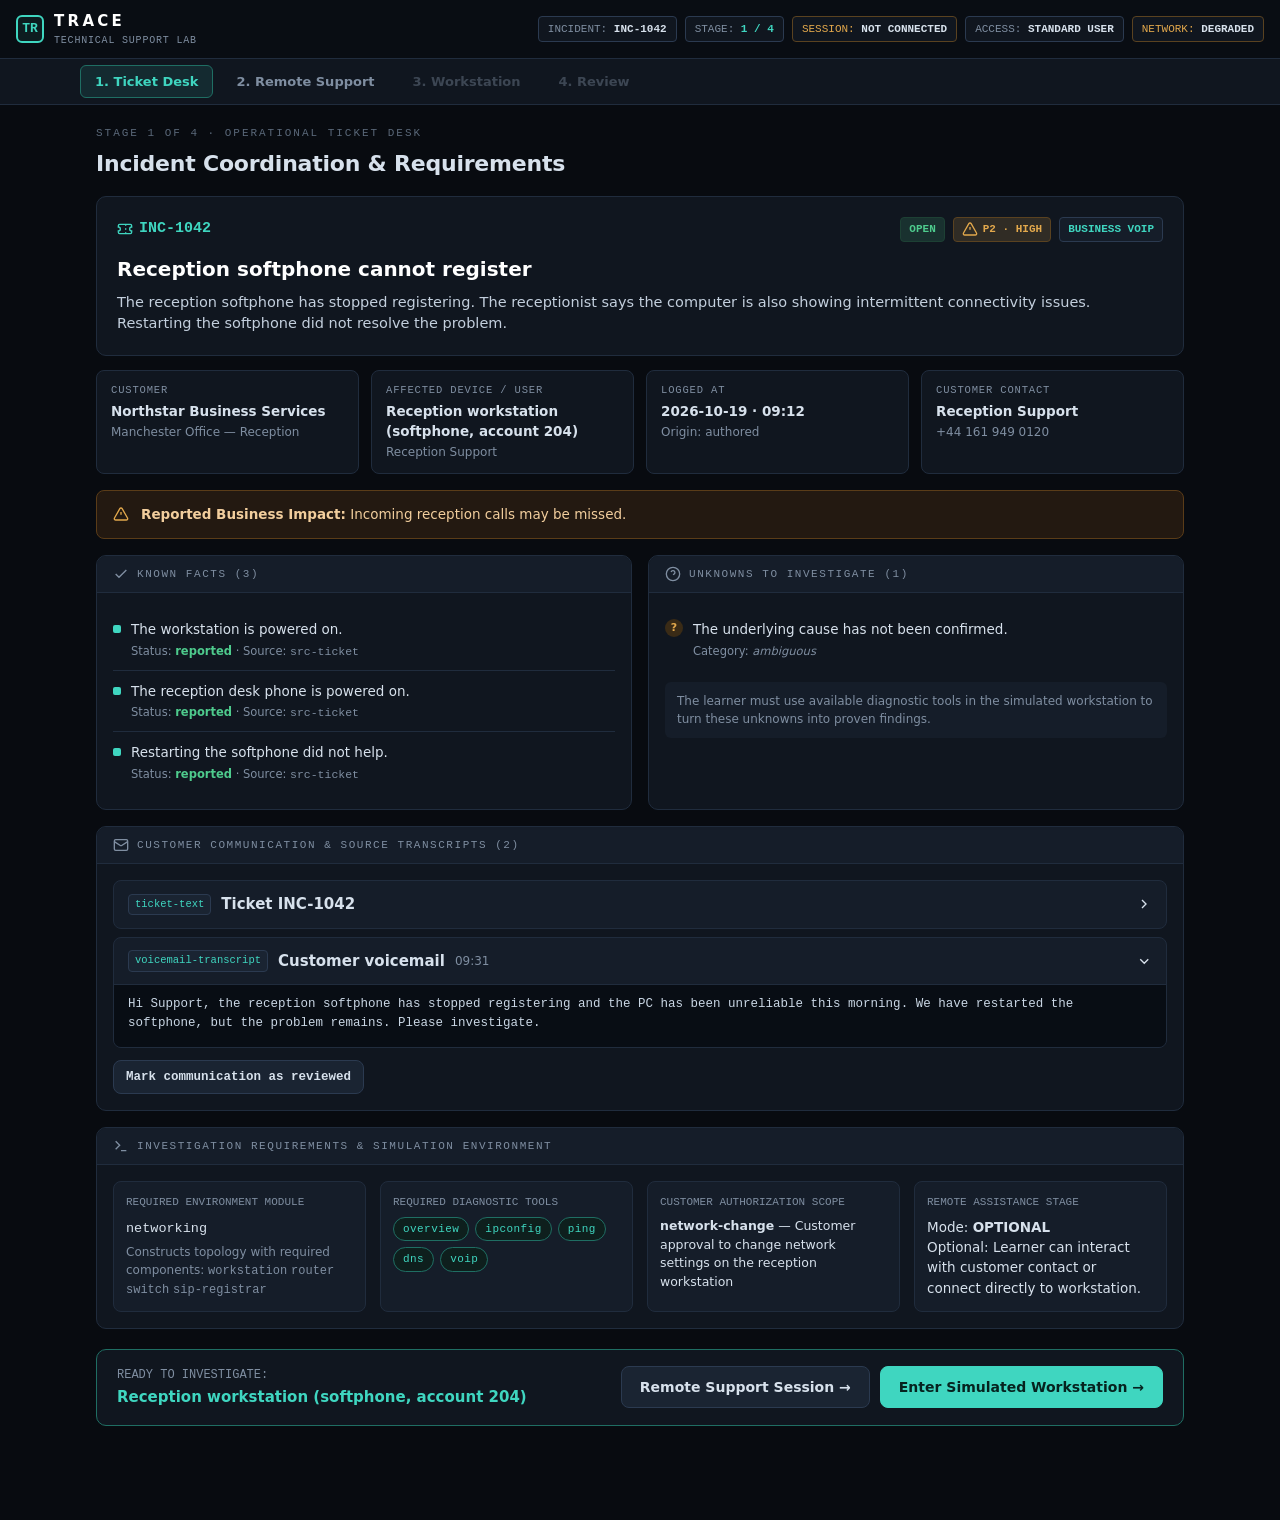
<file: index.html>
<!DOCTYPE html>
<html lang="en">
<head>
  <meta charset="UTF-8" />
  <meta name="viewport" content="width=device-width, initial-scale=1.0, viewport-fit=cover" />
  <title>TRACE — Technical Support Simulation Lab</title>
  <meta name="description" content="Interactive ticket-coordinated technical support training simulator with simulated workstation, environment engine, and session-log assessment." />
  <meta property="og:title" content="TRACE — Technical Support Simulation Lab" />
  <meta property="og:description" content="Interactive ticket-coordinated technical support training simulator with simulated workstation, environment engine, and session-log assessment." />
  <meta property="og:type" content="website" />
  <meta name="twitter:card" content="summary_large_image" />
  <link rel="stylesheet" href="/css/trace.css" />
</head>
<body>
  <header id="topbar" class="topbar"></header>
  <nav id="nav" class="nav"></nav>
  <main id="screen"></main>
  <script type="module" src="/js/app.js"></script>
</body>
</html>
</file>
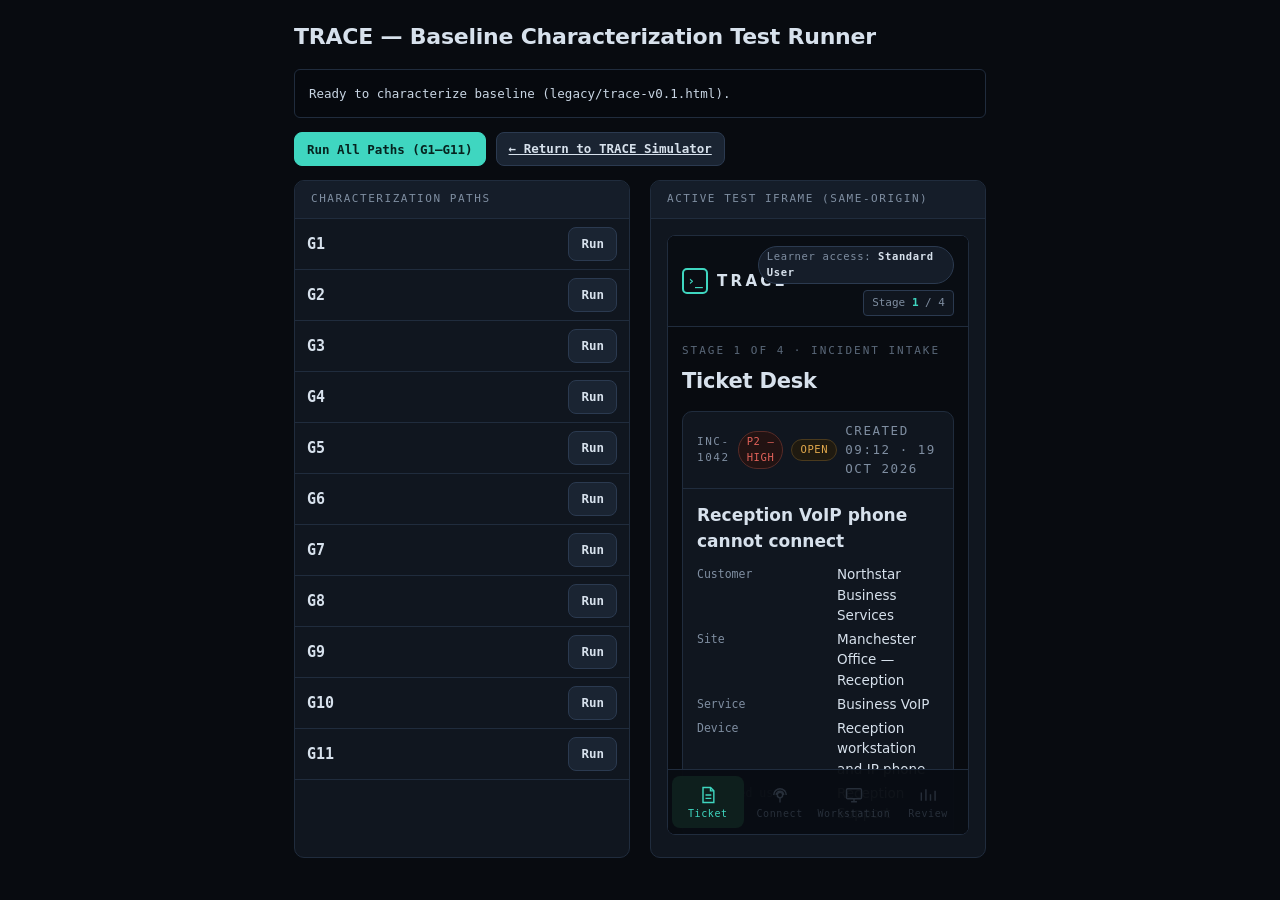
<file: tests/characterize/index.html>
<!DOCTYPE html>
<html lang="en">
<head>
  <meta charset="UTF-8" />
  <title>TRACE — Characterization Test Runner</title>
  <link rel="stylesheet" href="/css/trace.css" />
  <style>
    body { padding: 20px; }
    .layout-split { display: grid; grid-template-columns: 1fr 1fr; gap: 20px; }
    iframe { width: 100%; height: 600px; border: 1px solid var(--border); border-radius: 8px; background: #080b10; }
    .badge-pass { background: #133a28; color: var(--green); padding: 3px 8px; border-radius: 4px; font-family: var(--mono); font-weight: 700; font-size: 11px; }
    .badge-run { background: #1a2f4c; color: var(--cyan); padding: 3px 8px; border-radius: 4px; font-family: var(--mono); font-weight: 700; font-size: 11px; }
    .path-row { display: flex; align-items: center; justify-content: space-between; padding: 8px 12px; border-bottom: 1px solid var(--border); }
  </style>
</head>
<body>
  <div style="max-width: 1200px; margin: 0 auto;">
    <h1 class="stage-title">TRACE — Baseline Characterization Test Runner</h1>
    <div id="status-bar" class="term">Ready to characterize baseline (legacy/trace-v0.1.html).</div>

    <div class="btn-row" style="margin: 14px 0;">
      <button class="btn primary small" id="btn-run-all">Run All Paths (G1–G11)</button>
      <a class="btn small" href="/">← Return to TRACE Simulator</a>
    </div>

    <div class="layout-split">
      <div class="panel">
        <div class="panel-head">Characterization Paths</div>
        <div class="panel-body" style="padding: 0;">
          <div id="paths-list"></div>
        </div>
      </div>

      <div class="panel">
        <div class="panel-head">Active Test iFrame (Same-Origin)</div>
        <div class="panel-body">
          <iframe id="test-frame" src="/legacy/trace-v0.1.html"></iframe>
        </div>
      </div>
    </div>
  </div>

  <script type="module">
    import { CharacterizationDriver } from "./driver.js";
    import { paths } from "./paths.js";

    const frame = document.getElementById("test-frame");
    const driver = new CharacterizationDriver(frame);
    const pathsList = document.getElementById("paths-list");
    const statusBar = document.getElementById("status-bar");

    const pathKeys = Object.keys(paths);
    pathsList.innerHTML = pathKeys.map(k => `
      <div class="path-row" id="row-${k}">
        <span style="font-family:var(--mono);font-weight:700;">${k}</span>
        <button class="btn small" data-path="${k}">Run</button>
      </div>
    `).join("");

    async function runPath(k) {
      const row = document.getElementById(`row-${k}`);
      row.innerHTML = `<span style="font-family:var(--mono);font-weight:700;">${k}</span><span class="badge-run">RUNNING...</span>`;
      statusBar.textContent = `Executing characterization path ${k}...`;
      try {
        const snap = await paths[k](driver);
        row.innerHTML = `<span style="font-family:var(--mono);font-weight:700;">${k}</span><span class="badge-pass">PASS</span>`;
        statusBar.textContent = `Path ${k} completed successfully. Snapshot captured (${snap.length} chars).`;
      } catch (err) {
        console.error(`Path ${k} failed:`, err);
        row.innerHTML = `<span style="font-family:var(--mono);font-weight:700;">${k}</span><span class="badge" style="background:#331d1d;color:var(--red);">FAIL: ${err.message}</span>`;
        statusBar.textContent = `Error in ${k}: ${err.message}`;
      }
    }

    pathsList.querySelectorAll("button[data-path]").forEach(b => {
      b.addEventListener("click", () => runPath(b.getAttribute("data-path")));
    });

    document.getElementById("btn-run-all").addEventListener("click", async () => {
      for (const k of pathKeys) {
        await runPath(k);
        await new Promise(r => setTimeout(r, 400));
      }
      statusBar.textContent = "All characterization paths completed.";
    });
  </script>
</body>
</html>
</file>
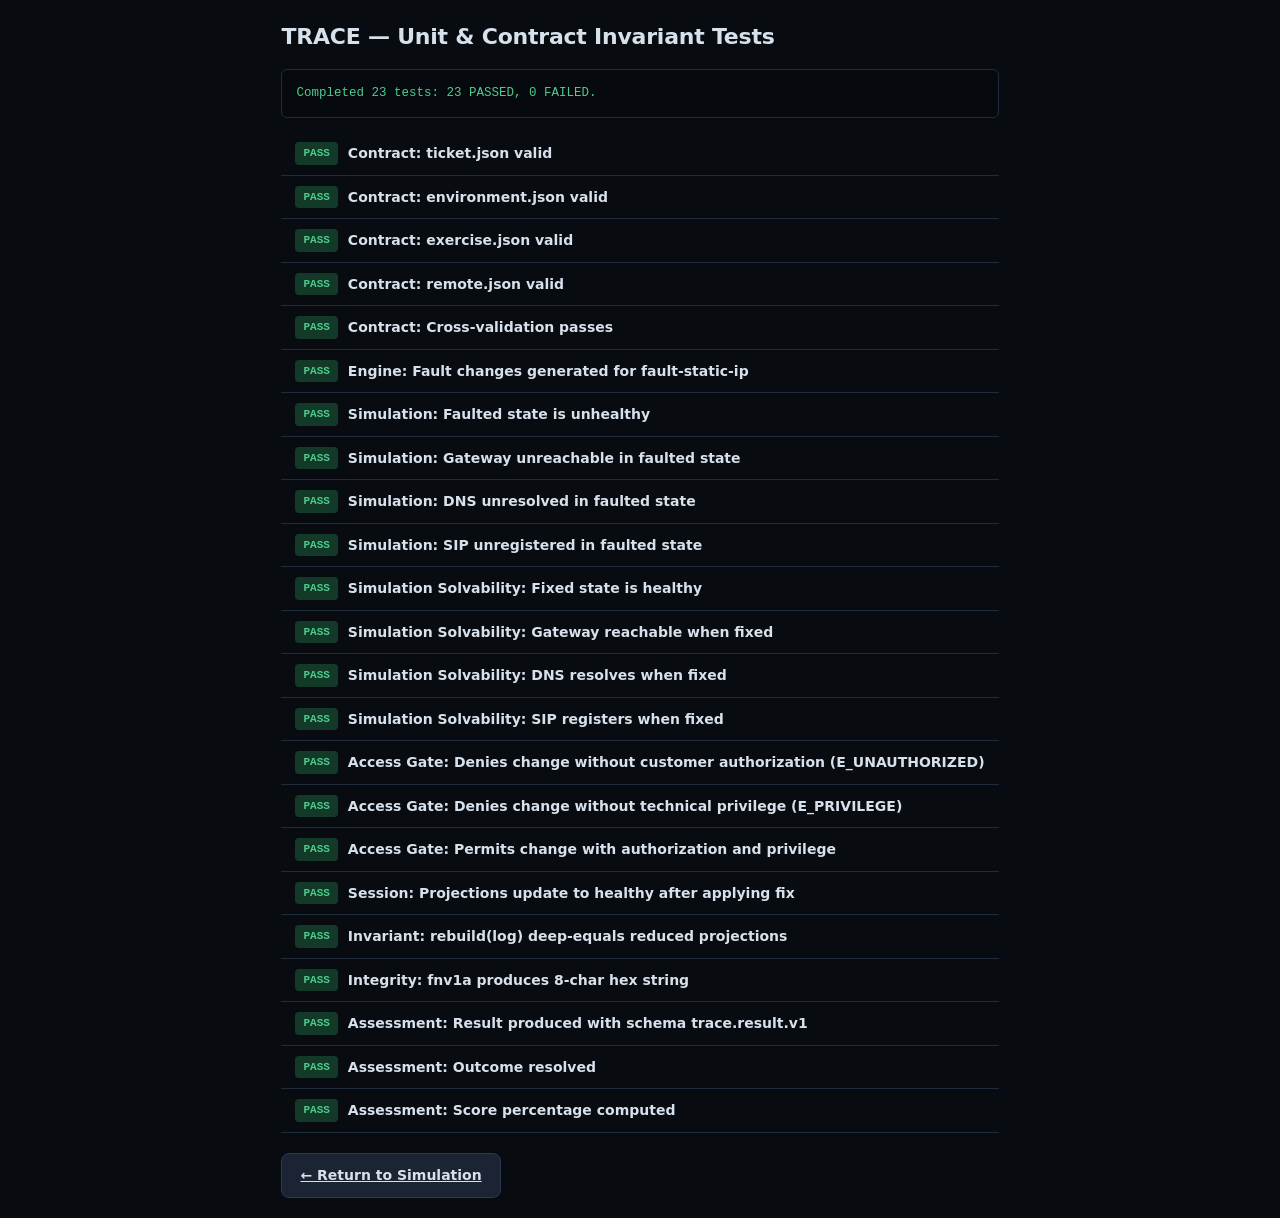
<file: tests/unit/index.html>
<!DOCTYPE html>
<html lang="en">
<head>
  <meta charset="UTF-8" />
  <title>TRACE — Unit & Contract Tests</title>
  <link rel="stylesheet" href="/css/trace.css" />
  <style>
    body { padding: 20px; }
    .test-list { list-style: none; margin-top: 14px; }
    .test-item { display: flex; align-items: center; gap: 10px; padding: 10px 14px; border-bottom: 1px solid var(--border); }
    .badge-pass { background: #133a28; color: var(--green); padding: 3px 8px; border-radius: 4px; font-family: var(--mono); font-weight: 700; font-size: 11px; }
    .badge-fail { background: #331d1d; color: var(--red); padding: 3px 8px; border-radius: 4px; font-family: var(--mono); font-weight: 700; font-size: 11px; }
  </style>
</head>
<body>
  <div style="max-width: 900px; margin: 0 auto;">
    <h1 class="stage-title">TRACE — Unit &amp; Contract Invariant Tests</h1>
    <div id="summary" class="term">Running test suite...</div>
    <ul id="test-list" class="test-list"></ul>
    <div style="margin-top: 20px;">
      <a class="btn" href="/">← Return to Simulation</a>
    </div>
  </div>

  <script type="module">
    import { runUnitTests } from "./suite.js";
    const listEl = document.getElementById("test-list");
    const summaryEl = document.getElementById("summary");

    runUnitTests().then(results => {
      const passed = results.filter(r => r.passed).length;
      const total = results.length;
      summaryEl.textContent = `Completed ${total} tests: ${passed} PASSED, ${total - passed} FAILED.`;
      summaryEl.style.color = passed === total ? "var(--green)" : "var(--red)";

      listEl.innerHTML = results.map(r => `
        <li class="test-item">
          <span class="${r.passed ? 'badge-pass' : 'badge-fail'}">${r.passed ? 'PASS' : 'FAIL'}</span>
          <span style="font-size:14px;font-weight:600;">${r.name}</span>
          ${r.detail && !r.passed ? `<pre style="color:var(--red);font-size:11px;">${r.detail}</pre>` : ''}
        </li>
      `).join("");
    });
  </script>
</body>
</html>
</file>
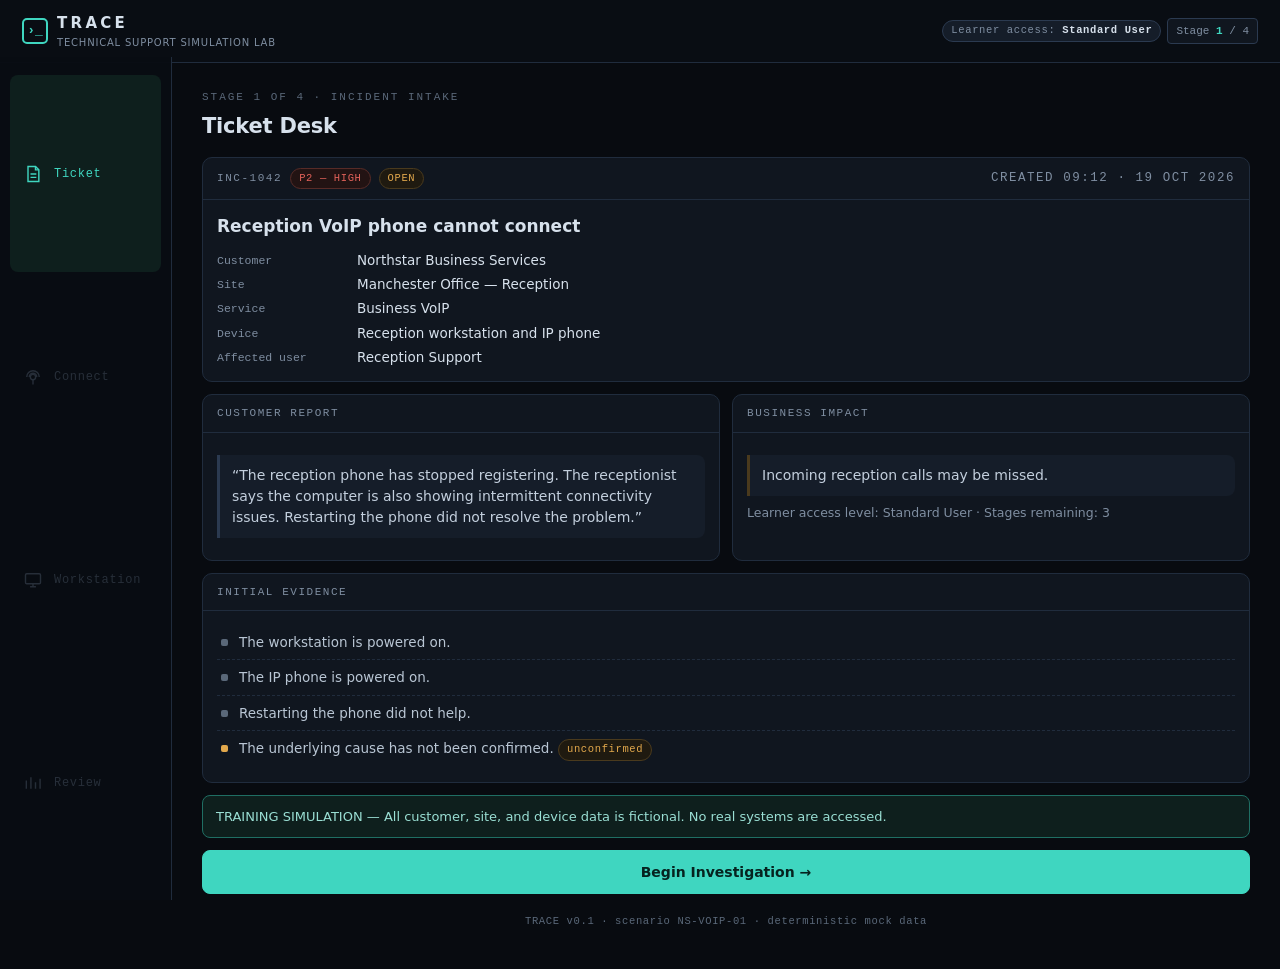
<file: legacy/trace-v0.1.html>
<!DOCTYPE html>
<html lang="en">
<head>
<meta charset="UTF-8">
<meta name="viewport" content="width=device-width, initial-scale=1.0, viewport-fit=cover">
<title>TRACE — Technical Support Simulation Lab</title>
<style>
:root{
  --bg0:#080b10; --bg1:#0c1118; --panel:#10161f; --panel2:#151d29; --panel3:#1a2432;
  --border:#202c3d; --border2:#2b3a50;
  --text:#d7e1ec; --muted:#7f8ea1; --faint:#5a6879;
  --cyan:#3fd6c0; --cyan-dim:#1f6e63;
  --amber:#e2a84c; --red:#e06159; --green:#4ecb8d;
  --mono:ui-monospace,"SF Mono","Cascadia Mono","JetBrains Mono",Menlo,Consolas,monospace;
  --sans:"Inter","Segoe UI",system-ui,-apple-system,Roboto,"Helvetica Neue",Arial,sans-serif;
}
*{box-sizing:border-box;margin:0;padding:0}
html{ -webkit-text-size-adjust:100% }
body{
  background:var(--bg0); color:var(--text); font-family:var(--sans);
  font-size:15px; line-height:1.5; min-height:100vh;
  display:flex; flex-direction:column;
}
button{font-family:inherit;cursor:pointer}
/* ---------- Top bar ---------- */
.topbar{
  position:sticky;top:0;z-index:40;
  background:rgba(10,14,20,.96);border-bottom:1px solid var(--border);
  padding:10px 14px;display:flex;align-items:center;gap:10px;
}
.logo{display:flex;align-items:center;gap:9px;min-width:0}
.logo-mark{
  width:26px;height:26px;flex:0 0 auto;border:2px solid var(--cyan);
  display:grid;place-items:center;font-family:var(--mono);font-weight:700;
  color:var(--cyan);font-size:13px;border-radius:5px;
}
.logo-name{font-weight:800;letter-spacing:.22em;font-size:15px}
.logo-desc{font-size:10px;color:var(--muted);letter-spacing:.08em;display:none}
.topbar-meta{margin-left:auto;display:flex;gap:6px;align-items:center;flex-wrap:wrap;justify-content:flex-end}
.chip{
  font-family:var(--mono);font-size:11px;padding:4px 8px;border-radius:4px;
  border:1px solid var(--border2);color:var(--muted);white-space:nowrap;background:var(--panel);
}
.chip b{color:var(--text);font-weight:600}
.chip.stage b{color:var(--cyan)}
.chip.warn{border-color:#4a3a1d;color:var(--amber)}
.chip.ok{border-color:#1d4034;color:var(--green)}
.chip.cyan{border-color:var(--cyan-dim);color:var(--cyan)}
/* ---------- Layout ---------- */
#screen{flex:1;width:100%;max-width:1120px;margin:0 auto;padding:16px 14px 96px}
.stage-eyebrow{font-family:var(--mono);font-size:11px;letter-spacing:.18em;color:var(--faint);text-transform:uppercase;margin-bottom:6px}
.stage-title{font-size:21px;font-weight:700;margin-bottom:14px;letter-spacing:-.01em}
.panel{
  background:var(--panel);border:1px solid var(--border);border-radius:10px;
  margin-bottom:12px;overflow:hidden;
}
.panel-head{
  padding:10px 14px;border-bottom:1px solid var(--border);
  display:flex;align-items:center;gap:8px;
  font-family:var(--mono);font-size:11px;letter-spacing:.14em;text-transform:uppercase;color:var(--muted);
}
.panel-body{padding:14px}
.grid2{display:grid;gap:12px}
@media(min-width:720px){.grid2{grid-template-columns:1fr 1fr}}
.kv{display:grid;grid-template-columns:130px 1fr;gap:4px 10px;font-size:13.5px}
.kv dt{color:var(--muted);font-family:var(--mono);font-size:11.5px;padding-top:2px}
.kv dd{color:var(--text)}
.quote{
  border-left:3px solid var(--border2);padding:10px 12px;margin:8px 0;
  background:var(--panel2);border-radius:0 8px 8px 0;font-size:14px;color:#c3cfdd;
}
ul.evidence{list-style:none}
ul.evidence li{padding:7px 0 7px 22px;position:relative;border-bottom:1px dashed var(--border);font-size:13.5px;color:#b9c6d4}
ul.evidence li:last-child{border-bottom:none}
ul.evidence li::before{content:"";position:absolute;left:4px;top:14px;width:7px;height:7px;border-radius:2px;background:var(--faint)}
ul.evidence li.amb::before{background:var(--amber)}
.pill{display:inline-block;font-family:var(--mono);font-size:10.5px;padding:2px 8px;border-radius:99px;border:1px solid;letter-spacing:.06em;vertical-align:1px}
.pill.red{color:var(--red);border-color:#572b27;background:#221313}
.pill.amber{color:var(--amber);border-color:#4a3a1d;background:#1f1a10}
.pill.green{color:var(--green);border-color:#1d4034;background:#101f19}
.pill.cyan{color:var(--cyan);border-color:var(--cyan-dim);background:#0e1f1d}
.pill.grey{color:var(--muted);border-color:var(--border2);background:var(--panel2)}
/* ---------- Buttons ---------- */
.btn{
  display:inline-flex;align-items:center;justify-content:center;gap:8px;
  padding:12px 18px;border-radius:8px;font-size:14px;font-weight:600;
  border:1px solid var(--border2);background:var(--panel3);color:var(--text);
  transition:background .12s,border-color .12s;min-height:44px;
}
.btn:hover{background:#1e2a3a;border-color:#35465e}
.btn:active{transform:translateY(1px)}
.btn.primary{background:var(--cyan);border-color:var(--cyan);color:#06231f;font-weight:700}
.btn.primary:hover{background:#5ee2ce}
.btn.danger{background:#2a1414;border-color:#5a2b27;color:#f0a49e}
.btn.small{padding:7px 12px;font-size:12.5px;min-height:36px;font-family:var(--mono);letter-spacing:.02em}
.btn.block{width:100%}
.btn[disabled]{opacity:.4;cursor:not-allowed}
.btn-row{display:flex;gap:10px;flex-wrap:wrap;margin-top:14px}
/* ---------- Nav ---------- */
.nav{
  position:fixed;left:0;right:0;bottom:0;z-index:50;
  background:rgba(9,13,19,.97);border-top:1px solid var(--border);
  display:flex;padding:6px 4px calc(6px + env(safe-area-inset-bottom));
}
.nav button{
  flex:1;background:none;border:none;color:var(--faint);
  display:flex;flex-direction:column;align-items:center;gap:3px;
  padding:7px 2px;font-size:10px;font-family:var(--mono);letter-spacing:.06em;border-radius:8px;
  min-height:52px;justify-content:center;
}
.nav button svg{width:20px;height:20px;stroke:currentColor;fill:none;stroke-width:1.7}
.nav button.active{color:var(--cyan);background:#0e1f1d}
.nav button.locked{opacity:.38;cursor:not-allowed}
.nav button.done{color:var(--green)}
@media(min-width:960px){
  .logo-desc{display:block}
  .nav{top:57px;bottom:0;left:0;right:auto;width:172px;flex-direction:column;border-top:none;border-right:1px solid var(--border);padding:18px 10px;gap:6px}
  .nav button{flex-direction:row;justify-content:flex-start;gap:11px;padding:11px 13px;font-size:12px}
  #screen{padding:26px 30px 40px 202px;max-width:none}
  .topbar{padding:12px 22px}
}
/* ---------- Terminal ---------- */
.term{
  background:#070a0f;border:1px solid var(--border);border-radius:8px;
  font-family:var(--mono);font-size:12px;line-height:1.75;color:#a9c3b6;
  padding:12px 13px;overflow-x:auto;white-space:pre-wrap;word-break:break-word;
}
.term .p{color:var(--cyan)}
.term .err{color:var(--red)}
.term .dim{color:var(--faint)}
.term .amb{color:var(--amber)}
.term .ok{color:var(--green)}
.cmdbar{display:flex;gap:8px;flex-wrap:wrap;margin:12px 0}
/* ---------- Workstation ---------- */
.ws-top{display:flex;flex-wrap:wrap;gap:8px;align-items:center;margin-bottom:12px}
.ws-name{font-family:var(--mono);font-size:13px;font-weight:700;color:var(--text)}
.tool-tabs{display:flex;flex-wrap:wrap;gap:6px;margin-bottom:12px}
.tool-tabs .btn.small.on{background:#0e1f1d;border-color:var(--cyan-dim);color:var(--cyan)}
.stat-grid{display:grid;grid-template-columns:1fr 1fr;gap:8px}
@media(min-width:720px){.stat-grid{grid-template-columns:repeat(3,1fr)}}
.stat{background:var(--panel2);border:1px solid var(--border);border-radius:8px;padding:10px 12px}
.stat .k{font-family:var(--mono);font-size:10px;letter-spacing:.12em;color:var(--faint);text-transform:uppercase}
.stat .v{font-size:13px;margin-top:3px;color:var(--text);font-family:var(--mono);word-break:break-word}
.stat .v.bad{color:var(--amber)} .stat .v.err{color:var(--red)} .stat .v.good{color:var(--green)}
/* ---------- History ---------- */
.hist-item{display:flex;gap:10px;padding:9px 0;border-bottom:1px solid var(--border);font-size:13px;align-items:flex-start}
.hist-item:last-child{border-bottom:none}
.hist-t{font-family:var(--mono);font-size:11px;color:var(--faint);flex:0 0 58px;padding-top:2px}
.dot{flex:0 0 auto;width:8px;height:8px;border-radius:2px;margin-top:6px}
.dot.info{background:var(--muted)} .dot.success{background:var(--green)}
.dot.warn{background:var(--amber)} .dot.error{background:var(--red)}
.dot.perm{background:#b06ae0} .dot.note{background:var(--cyan)}
.empty{padding:28px 16px;text-align:center;color:var(--faint);font-size:13px;font-family:var(--mono)}
/* ---------- Review ---------- */
.result-hero{padding:18px;border-radius:10px;border:1px solid var(--border);margin-bottom:12px}
.result-hero.resolved{background:#0d1f17;border-color:#1d4034}
.result-hero.unresolved{background:#241314;border-color:#572b27}
.result-hero.incomplete{background:#211b0f;border-color:#4a3a1d}
.result-hero .big{font-size:24px;font-weight:800;letter-spacing:.02em}
.result-hero.resolved .big{color:var(--green)}
.result-hero.unresolved .big{color:var(--red)}
.result-hero.incomplete .big{color:var(--amber)}
.cat{margin-bottom:10px}
.cat-row{display:flex;justify-content:space-between;align-items:baseline;gap:10px;font-size:13.5px}
.cat-row .pts{font-family:var(--mono);font-size:11px;color:var(--muted)}
.bar{height:5px;background:var(--panel3);border-radius:99px;margin-top:5px;overflow:hidden}
.bar i{display:block;height:100%;border-radius:99px}
.cat .expl{font-size:12.5px;color:var(--muted);margin-top:5px}
.tagrow{display:flex;gap:6px;flex-wrap:wrap;margin:6px 0 0}
.banner{border-radius:8px;padding:11px 13px;font-size:13px;margin-bottom:12px;border:1px solid}
.banner.train{background:#0e1f1d;border-color:var(--cyan-dim);color:#9adfd4}
.banner.warnb{background:#211b0f;border-color:#4a3a1d;color:#e6c98a}
.banner.errb{background:#241314;border-color:#572b27;color:#f0a49e}
select,input[type=text]{
  background:var(--panel3);border:1px solid var(--border2);color:var(--text);
  padding:10px 12px;border-radius:8px;font-size:14px;font-family:inherit;width:100%;min-height:44px;
}
.loading-line{font-family:var(--mono);font-size:12px;color:var(--cyan);padding:4px 0}
.loading-line::after{content:"▌";animation:blink 1s steps(1) infinite}
@keyframes blink{50%{opacity:0}}
.muted{color:var(--muted)} .small{font-size:12.5px}
hr.sep{border:none;border-top:1px solid var(--border);margin:14px 0}
.footer-note{margin-top:20px;text-align:center;font-family:var(--mono);font-size:10.5px;color:var(--faint);letter-spacing:.06em}
</style>
</head>
<body>

<header class="topbar">
  <div class="logo">
    <div class="logo-mark">›_</div>
    <div>
      <div class="logo-name">TRACE</div>
      <div class="logo-desc">TECHNICAL SUPPORT SIMULATION LAB</div>
    </div>
  </div>
  <div class="topbar-meta" id="topMeta"></div>
</header>

<main id="screen"></main>

<nav class="nav" id="nav"></nav>

<script>
/* =====================================================================
   TRACE — deterministic training scenario (all data fictional, client-side)
   Root cause: workstation NIC manually configured with an off-subnet
   static IP (10.0.0.50/24, gateway 10.0.0.1) on the 192.168.1.0/24
   site network. Everything off-subnet is unreachable; DNS and SIP
   registration fail. Correction: restore DHCP via simulated elevation.
   ===================================================================== */
const TICKET = {
  id:"INC-1042", title:"Reception VoIP phone cannot connect",
  priority:"P2 — High", status:"Open", created:"09:12 · 19 Oct 2026",
  service:"Business VoIP", customer:"Northstar Business Services",
  site:"Manchester Office — Reception",
  device:"Reception workstation and IP phone", user:"Reception Support",
  report:"The reception phone has stopped registering. The receptionist says the computer is also showing intermittent connectivity issues. Restarting the phone did not resolve the problem.",
  impact:"Incoming reception calls may be missed.",
  evidence:[
    "The workstation is powered on.",
    "The IP phone is powered on.",
    "Restarting the phone did not help.",
    {t:"The underlying cause has not been confirmed.", amb:true}
  ]
};
const COMM = "Hi Support, the reception phone has stopped registering and the PC has been unreliable this morning. We have restarted the handset, but the problem remains. Please investigate.";

const NAV = [
  {id:0,label:"Ticket",icon:'<path d="M6 3h9l4 4v14H6z"/><path d="M15 3v4h4"/><path d="M9 12h7M9 16h7"/>'},
  {id:1,label:"Connect",icon:'<circle cx="12" cy="12" r="3.2"/><path d="M4.5 12a7.5 7.5 0 0 1 15 0"/><path d="M7.5 12a4.5 4.5 0 0 1 9 0"/><path d="M12 15.5V21"/>'},
  {id:2,label:"Workstation",icon:'<rect x="3" y="4.5" width="18" height="12" rx="1.5"/><path d="M8.5 20h7M12 16.5V20"/>'},
  {id:3,label:"Review",icon:'<path d="M4 19V9M9.5 19V5M15 19v-8M20.5 19V7"/>'}
];

let S = freshState();
function freshState(){
  return {
    stage:0, viewTicket:false, viewComm:false,
    connected:false, connecting:false, sessionEnded:false, elevated:false,
    fixed:false, fixAttempted:false, tool:"overview",
    toolsRun:new Set(), postFix:new Set(), voipChecks:0, softphoneRestarts:0,
    finding:null, denied:0, actions:[], clock:9*3600+41*60+5, finished:false,
    connectLog:[]
  };
}
function stamp(){
  S.clock += 5 + Math.floor(Math.random()*8);
  const h=String(Math.floor(S.clock/3600)).padStart(2,"0"),
        m=String(Math.floor(S.clock%3600/60)).padStart(2,"0"),
        s=String(S.clock%60).padStart(2,"0");
  return h+":"+m+":"+s;
}
function log(label,kind,cls){
  S.actions.push({t:stamp(),label,kind:kind||"info",cls:cls||"helpful"});
}
/* ---------- helpers ---------- */
const esc = s=>s.replace(/&/g,"&amp;").replace(/</g,"&lt;");
function pill(txt,tone){return '<span class="pill '+tone+'">'+txt+'</span>'}
function netBad(){return !S.fixed}
/* ---------- shell ---------- */
function render(){
  document.getElementById("topMeta").innerHTML =
    pill("Learner access: <b>Standard User</b>","grey").replace("Standard User","<b style='color:var(--text)'>Standard User</b>")+
    '<span class="chip stage">Stage <b>'+Math.max(1,Math.min(4,S.stage+1))+'</b> / 4</span>';
  const nav=document.getElementById("nav");
  nav.innerHTML = NAV.map(n=>{
    const locked = (n.id===1&&S.stage<1)||(n.id===2&&!S.connected)||(n.id===3&&!S.finished&&S.actions.length<1&&!S.finished);
    const locked3 = n.id===3 && !S.finished;
    const l = n.id===1?S.stage<1 : n.id===2?!S.connected : n.id===3?locked3 : false;
    const cls = (S.stage===n.id&&!l)?"active":(l?"locked":"done");
    return '<button class="'+cls+'" onclick="go('+n.id+','+(l?1:0)+')"><svg viewBox="0 0 24 24">'+n.icon+'</svg><span>'+n.label+'</span></button>';
  }).join("");
  [renderTicket,renderConnect,renderWorkstation,renderReview][S.stage]();
  window.scrollTo(0,0);
}
function go(n,locked){
  if(locked){ flashNav(n); return; }
  S.stage=n;
  if(n===0&&!S.viewTicket){S.viewTicket=true; log("Reviewed incident ticket INC-1042","note");}
  render();
}
function flashNav(n){
  log("Attempted to open "+NAV[n].label+" before it was available","warn","unnecessary");
  render();
}
/* =====================================================================
   SCREEN 1 — TICKET DESK
   ===================================================================== */
function renderTicket(){
  const el=document.getElementById("screen");
  el.innerHTML = `
  <div class="stage-eyebrow">Stage 1 of 4 · Incident intake</div>
  <div class="stage-title">Ticket Desk</div>

  <div class="panel">
    <div class="panel-head">
      <span>${TICKET.id}</span>
      ${pill(TICKET.priority,"red")} ${pill(TICKET.status,"amber")}
      <span style="margin-left:auto" class="small muted">Created ${TICKET.created}</span>
    </div>
    <div class="panel-body">
      <div style="font-size:17px;font-weight:700;margin-bottom:10px">${TICKET.title}</div>
      <dl class="kv">
        <dt>Customer</dt><dd>${TICKET.customer}</dd>
        <dt>Site</dt><dd>${TICKET.site}</dd>
        <dt>Service</dt><dd>${TICKET.service}</dd>
        <dt>Device</dt><dd>${TICKET.device}</dd>
        <dt>Affected user</dt><dd>${TICKET.user}</dd>
      </dl>
    </div>
  </div>

  <div class="grid2">
    <div class="panel">
      <div class="panel-head">Customer report</div>
      <div class="panel-body"><div class="quote">“${TICKET.report}”</div></div>
    </div>
    <div class="panel">
      <div class="panel-head">Business impact</div>
      <div class="panel-body"><div class="quote" style="border-color:#4a3a1d">${TICKET.impact}</div>
      <div class="small muted" style="margin-top:8px">Learner access level: Standard User · Stages remaining: 3</div></div>
    </div>
  </div>

  <div class="panel">
    <div class="panel-head">Initial evidence</div>
    <div class="panel-body">
      <ul class="evidence">
        ${TICKET.evidence.map(e=> typeof e==="string"
          ? "<li>"+e+"</li>"
          : '<li class="amb">'+e.t+" "+pill("unconfirmed","amber")+"</li>").join("")}
      </ul>
    </div>
  </div>

  <div class="banner train">TRAINING SIMULATION — All customer, site, and device data is fictional. No real systems are accessed.</div>

  <button class="btn primary block" onclick="beginInvestigation()">Begin Investigation →</button>
  <div class="footer-note">TRACE v0.1 · scenario NS-VOIP-01 · deterministic mock data</div>`;
}
function beginInvestigation(){
  if(S.stage===0) log("Began investigation — moved to remote support stage","success");
  S.stage=1; render();
}
/* =====================================================================
   SCREEN 2 — REMOTE SUPPORT
   ===================================================================== */
function renderConnect(){
  const el=document.getElementById("screen");
  let body="";
  if(S.connected && !S.sessionEnded){
    body = `
    <div class="panel">
      <div class="panel-head">Session information ${pill("Connected","green")}</div>
      <div class="panel-body">
        <dl class="kv">
          <dt>Session ID</dt><dd style="font-family:var(--mono)">SIM-${S.sid}</dd>
          <dt>Target device</dt><dd style="font-family:var(--mono)">MCR-REC-WS01 (Reception Support)</dd>
          <dt>Permitted access</dt><dd>Standard User — read-only diagnostics · <span class="small muted">no administrative actions without simulated elevation</span></dd>
          <dt>Environment</dt><dd>Browser-simulated · isolated from any real machine or network</dd>
        </dl>
        <div class="btn-row">
          <button class="btn primary" onclick="enterWorkstation()">Enter Workstation Environment →</button>
          <button class="btn danger" onclick="endSession()">End Session</button>
        </div>
      </div>
    </div>`;
  } else if(S.sessionEnded){
    body = `
    <div class="panel"><div class="panel-body">
      <div style="margin-bottom:10px">${pill("Session Ended","grey")}</div>
      <p class="small muted">The simulated support session has ended. You can start a new training session to continue the exercise.</p>
      <div class="btn-row"><button class="btn" onclick="connectSession()">Reconnect to Simulated Session</button></div>
    </div></div>`;
  } else {
    body = `
    <div class="panel">
      <div class="panel-head">Support-session request ${pill("Not Connected","grey")}</div>
      <div class="panel-body">
        <dl class="kv">
          <dt>Requester</dt><dd>Reception Support · Northstar Business Services</dd>
          <dt>Channel</dt><dd>Voicemail transcript · 09:31</dd>
        </dl>
        <div class="quote">“${COMM}”</div>
        ${S.viewComm?"":'<button class="btn small" onclick="markComm()">Mark communication as reviewed</button>'}
      </div>
    </div>
    <div class="banner train">TRAINING-ONLY — Connection is simulated entirely inside this browser. No real customer machine, SSH, RDP, or remote access is involved.</div>
    <div class="panel">
      <div class="panel-head">Access details (simulated)</div>
      <div class="panel-body">
        ${S.connecting
          ? '<div class="term"><span class="p">trace&gt;</span> negotiate session key ... OK<br><span class="p">trace&gt;</span> verify training grant TR-8841 ... <span class="loading-line">OK</span></div>'
          : '<div class="term"><span class="dim"># Session handshake will bind to the fictional device<br># MCR-REC-WS01 · user "Reception Support" · access: Standard User</span></div>'}
        <div class="btn-row">
          <button class="btn primary" ${S.connecting?"disabled":""} onclick="connectSession()">Connect to Simulated Session</button>
        </div>
      </div>
    </div>`;
  }
  el.innerHTML = `
  <div class="stage-eyebrow">Stage 2 of 4 · Remote support</div>
  <div class="stage-title">Remote Support</div>
  ${S.connected?'<div class="banner train">SIMULATED SESSION ACTIVE — MCR-REC-WS01 · all traffic is fictional</div>':""}
  ${body}`;
}
function markComm(){
  if(!S.viewComm){S.viewComm=true; log("Reviewed customer voicemail transcript","note");}
  render();
}
function connectSession(){
  if(S.connecting) return;
  S.connecting=true; render();
  setTimeout(()=>{
    S.connecting=false; S.connected=true; S.sessionEnded=false;
    S.sid = 4800 + Math.floor(Math.random()*900);
    log("Connected to simulated session SIM-"+S.sid+" on MCR-REC-WS01","success");
    render();
  },1300);
}
function endSession(){
  S.sessionEnded=true;
  log("Ended simulated support session","info");
  render();
}
function enterWorkstation(){
  log("Entered workstation environment MCR-REC-WS01","info");
  S.stage=2; S.tool="overview"; render();
}
/* =====================================================================
   SCREEN 3 — CUSTOMER COMPUTER ENVIRONMENT
   ===================================================================== */
const TOOLS=["overview","ipconfig","ping","dns","voip","history"];
const TOOL_LABEL={overview:"Network Overview",ipconfig:"IP Configuration",ping:"Connectivity Tests",dns:"DNS Lookup",voip:"VoIP Service Status",history:"Action History"};
function renderWorkstation(){
  const el=document.getElementById("screen");
  const statusPill = S.fixed?pill("Network: Operational","green"):pill("Network: Degraded","amber");
  el.innerHTML = `
  <div class="stage-eyebrow">Stage 3 of 4 · Diagnosis workspace</div>
  <div class="stage-title">Customer Computer Environment</div>

  <div class="ws-top">
    <span class="ws-name">MCR-REC-WS01</span>
    ${pill("Reception Support","grey")}
    ${pill(S.elevated?"Elevated (simulated)":"Standard User",S.elevated?"cyan":"grey")}
    ${pill("Session: Connected","cyan")}
    ${statusPill}
    ${S.finding?pill("Finding logged: "+findingLabel(S.finding),"cyan"):""}
  </div>

  <div class="tool-tabs">
    ${TOOLS.map(t=>'<button class="btn small '+(S.tool===t?"on":"")+'" onclick="selectTool(\''+t+'\')">'+TOOL_LABEL[t]+'</button>').join("")}
  </div>
  <div id="toolArea"></div>

  <div class="btn-row" style="margin-top:16px">
    <button class="btn" onclick="go(0,0)">← Return to Ticket</button>
    <button class="btn primary" onclick="finishInvestigation()">Finish Investigation →</button>
  </div>`;
  renderTool();
}
function selectTool(t){
  S.tool=t;
  if(t!=="history") S.toolsRun.add(t);
  if(t==="overview") log("Opened Network Overview","info");
  if(t==="ipconfig") log("Opened IP Configuration","info");
  if(t==="ping") log("Opened Connectivity Tests","info");
  if(t==="dns") log("Opened DNS Lookup","info");
  if(t==="voip") log("Opened VoIP Service Status","info");
  renderWorkstation();
}
function renderTool(){
  const a=document.getElementById("toolArea");
  ({overview:vOverview,ipconfig:vIpconfig,ping:vPing,dns:vDns,voip:vVoip,history:vHistory}[S.tool])(a);
}
/* --- tool: network overview --- */
function vOverview(a){
  const bad=S.fixed===false;
  a.innerHTML = `
  <div class="panel">
    <div class="panel-head">Adapter & service state</div>
    <div class="panel-body">
      <div class="stat-grid">
        <div class="stat"><div class="k">Ethernet adapter</div><div class="v good">Intel I219-LM · 1.0 Gbps · Link up</div></div>
        <div class="stat"><div class="k">IPv4 configuration</div><div class="v ${bad?"bad":"good"}">${bad?"Static — unexpected for this site network":"DHCP — 192.168.1.0/24 site network"}</div></div>
        <div class="stat"><div class="k">Default gateway</div><div class="v ${bad?"err":"good"}">${bad?"Unreachable — no valid route":"192.168.1.1 · reachable"}</div></div>
        <div class="stat"><div class="k">DNS</div><div class="v ${bad?"err":"good"}">${bad?"Unreachable — 10.0.0.5":"192.168.1.1 · responding"}</div></div>
        <div class="stat"><div class="k">Reception IP phone</div><div class="v ${bad?"bad":"good"}">${bad?"Unreachable — 192.168.1.10":"Reachable · registered"}</div></div>
        <div class="stat"><div class="k">Windows Firewall</div><div class="v">On · domain profile</div></div>
      </div>
      <div class="small muted" style="margin-top:12px">Observed: the adapter link is healthy, but the workstation holds an IPv4 configuration that does not belong to the site network. Further diagnostics are required to confirm impact.</div>
    </div>
  </div>`;
}
/* --- tool: ip configuration --- */
function vIpconfig(a){
  const bad=S.fixed===false;
  const out = bad ?
`<span class="p">C:\\Users\\Reception&gt;</span> ipconfig

Windows IP Configuration


Ethernet adapter Ethernet0:

   Connection-specific DNS Suffix  . : localdomain
   Link-local IPv6 Address . . . . . : fe80::3c2f:11a7:90d4:5e01%12
   <span class="amb">IPv4 Address. . . . . . . . . . : 10.0.0.50</span>
   Subnet Mask . . . . . . . . . . . . . : 255.255.255.0
   <span class="amb">Default Gateway . . . . . . . . . : 10.0.0.1</span>` :
`<span class="p">C:\\Users\\Reception&gt;</span> ipconfig

Windows IP Configuration


Ethernet adapter Ethernet0:

   Connection-specific DNS Suffix  . : localdomain
   Link-local IPv6 Address . . . . . . . : fe80::7a41:22b9:c108:9a03%12
   <span class="ok">IPv4 Address. . . . . . . . . . . . . . : 192.168.1.105</span> <span class="dim">(Preferred)</span>
   Subnet Mask . . . . . . . . . . . . . . : 255.255.255.0
   <span class="ok">Default Gateway . . . . . . . . . : 192.168.1.1</span>
   DHCP Enabled. . . . . . . . . . . . . : Yes
   DHCP Server . . . . . . . . . . . . . : 192.168.1.1
   DNS Servers . . . . . . . . . . . . : 192.168.1.1`;
  a.innerHTML = `
  <div class="panel">
    <div class="panel-head">Command output</div>
    <div class="panel-body">
      <div class="term">${out}</div>
      <div class="cmdbar">
        <button class="btn small" onclick="runIpconfig()">ipconfig</button>
        <button class="btn small" onclick="runIpconfigAll()">ipconfig /all</button>
      </div>
      ${bad? `
      <hr class="sep">
      <div class="small" style="margin-bottom:8px"><b>Corrective option:</b> restore DHCP-automatic configuration (matches the site network standard).</div>
      <div class="cmdbar">
        <button class="btn small" onclick="applyFix()">Apply DHCP Configuration</button>
        ${S.elevated?"":'<button class="btn small" onclick="elevate()">Request Elevation (simulated authorization)</button>'}
      </div>
      ${S.fixAttempted&&!S.elevated&&!S.fixed?'<div class="banner errb">Access denied — administrator rights are required to change adapter settings. Request simulated elevation first.</div>':""}`
      : '<div class="banner train">DHCP configuration applied. Re-run diagnostics to verify connectivity.</div>'}
    </div>
  </div>`;
}
function runIpconfig(){ log("Ran simulated command: ipconfig","note"); S.tool="ipconfig"; renderWorkstation(); }
function runIpconfigAll(){
  const bad=S.fixed===false;
  log("Ran simulated command: ipconfig /all","note");
  const a=document.getElementById("toolArea");
  a.innerHTML = `
  <div class="panel"><div class="panel-head">Command output</div><div class="panel-body">
  <div class="term"><span class="p">C:\\Users\\Reception&gt;</span> ipconfig /all

Ethernet adapter Ethernet0:

   Description . . . . . . . . . . . . . : Intel(R) Ethernet Connection I219-LM
   Physical Address. . . . . . . . . . . . : 8C-16-45-2F-9B-71
   DHCP Enabled. . . . . . . . . . . . : ${bad?'<span class="amb">No</span>':'<span class="ok">Yes</span>'}
   Autoconfiguration Enabled . . . . . : Yes
   ${bad
     ? 'IPv4 Address. . . . . . . . . . : <span class="amb">10.0.0.50</span>(Preferred)<br>   Subnet Mask . . . . . . . : 255.255.255.0<br>   Default Gateway . . . . . : <span class="amb">10.0.0.1</span><br>   DNS Servers . . . . . : <span class="amb">10.0.0.5</span><br>   NetBIOS over Tcpip. . . . . : Enabled<br><br><span class="amb">Note: manual/static addressing is in use. This does not match the<br>site standard (192.168.1.0/24, DHCP-assigned).</span>'
     : 'IPv4 Address. . . . . . . . . . . : <span class="ok">192.168.1.105</span>(Preferred)<br>   Subnet Mask . . . . . . : 255.255.255.0<br>   Lease Obtained. . . . . . : 09:46:12<br>   Default Gateway . . . . : <span class="ok">192.168.1.1</span><br>   DHCP Server. . . . . . : 192.168.1.1<br>   DNS Servers . . . . : <span class="ok">192.168.1.1</span><br>   NetBIOS over Tcpip. . . . : Enabled'}
  </div>
  <div class="cmdbar"><button class="btn small" onclick="selectTool('ipconfig')">← Back to IP Configuration</button></div>
  </div></div>`;
}
function elevate(){
  if(S.elevated) return;
  S.elevated=true;
  log("Requested simulated elevation — training authorization TR-8841 granted by customer contact","success");
  renderWorkstation();
}
function applyFix(){
  if(S.fixed) return;
  if(!S.elevated){
    S.fixAttempted=true; S.denied++;
    log("Attempted 'Apply DHCP Configuration' without elevation — blocked (administrator required)","error","perm");
    renderWorkstation(); return;
  }
  log("Applied DHCP configuration to Ethernet0 (corrective action)","success");
  S.fixed=true;
  renderWorkstation();
}
/* --- tool: connectivity tests --- */
function vPing(a){
  a.innerHTML = `
  <div class="panel">
    <div class="panel-head">Predefined safe tests</div>
    <div class="panel-body">
      <div class="cmdbar">
        <button class="btn small" onclick="runPing('gw')">ping 192.168.1.1</button>
        <button class="btn small" onclick="runPing('wan')">ping 8.8.8.8</button>
        <button class="btn small" onclick="runPing('phone')">ping 192.168.1.10</button>
      </div>
      <div class="small muted" style="margin-bottom:8px">Simulated ICMP echoes — no real network targets are contacted.</div>
      <div id="pingOut">${S.pingOut||'<div class="empty">Select a test target to run a simulated ping.</div>'}</div>
    </div>
  </div>`;
}
function runPing(t){
  S.toolsRun.add("ping");
  const bad=S.fixed===false;
  let label,out,key;
  if(t==="gw"){ label="ping 192.168.1.1"; key="ping-gw";
    out = bad
? `<span class="p">C:\\Users\\Reception&gt;</span> ping 192.168.1.1

Pinging 192.168.1.1 with 32 bytes of data:
<span class="err">Destination host unreachable.</span>
<span class="err">Destination host unreachable.</span>
<span class="err">Destination host unreachable.</span>
<span class="err">Destination host unreachable.</span>

Ping statistics for 192.168.1.1:
    Packets: Sent = 4, Received = 0, Lost = 4 <span class="err">(100% loss)</span>,
<span class="dim">The default gateway is not reachable from this host.</span>`
: `<span class="p">C:\\Users\\Reception&gt;</span> ping 192.168.1.1

Pinging 192.168.1.1 with 32 bytes of data:
<span class="ok">Reply from 192.168.1.1: bytes=32 time&lt;1ms TTL=64</span>
<span class="ok">Reply from 192.168.1.1: bytes=32 time&lt;1ms TTL=64</span>
<span class="ok">Reply from 192.168.1.1: bytes=32 time&lt;1ms TTL=64</span>
<span class="ok">Reply from 192.168.1.1: bytes=32 time&lt;1ms TTL=64</span>

Ping statistics for 192.168.1.1:
    Packets: Sent = 4, Received = 4, Lost = 0 <span class="ok">(0% loss)</span>`;
  } else if(t==="wan"){ label="ping 8.8.8.8"; key="ping-wan";
    out = bad
? `<span class="p">C:\\Users\\Reception&gt;</span> ping 8.8.8.8

Pinging 8.8.8.8 with 32 bytes of data:
<span class="err">General failure.</span> x4

Ping statistics for 8.8.8.8:
    Packets: Sent = 4, Received = 0, Lost = 4 <span class="err">(100% loss)</span>,
<span class="dim">No outbound route. On its own this is ambiguous — it can look
like a WAN/ISP issue, but the local gateway test is the deciding evidence.</span>`
: `<span class="p">C:\\Users\\Reception&gt;</span> ping 8.8.8.8

Pinging 8.8.8.8 with 32 bytes of data:
<span class="ok">Reply from 8.8.8.8: bytes=32 time=18ms TTL=117</span>
<span class="ok">Reply from 8.8.8.8: bytes=32 time=17ms TTL=117</span>
<span class="ok">Reply from 8.8.8.8: bytes=32 time=19ms TTL=117</span>
<span class="ok">Reply from 8.8.8.8: bytes=32 time=17ms TTL=117</span>

Ping statistics for 8.8.8.8:
    Packets: Sent = 4, Received = 4, Lost = 0 <span class="ok">(0% loss)</span>`;
  } else { label="ping 192.168.1.10"; key="ping-phone";
    out = bad
? `<span class="p">C:\\Users\\Reception&gt;</span> ping 192.168.1.10

Pinging 192.168.1.10 with 32 bytes of data:
<span class="err">Destination host unreachable.</span> x4

Ping statistics for 192.168.1.10:
    Packets: Sent = 4, Received = 0, Lost = 4 <span class="err">(100% loss)</span>,
<span class="dim">The IP phone (192.168.1.10) is unreachable from the current
workstation subnet.</span>`
: `<span class="p">C:\\Users\\Reception&gt;</span> ping 192.168.1.10

Pinging 192.168.1.10 with 32 bytes of data:
<span class="ok">Reply from 192.168.1.10: bytes=32 time&lt;1ms TTL=64</span> x4

Ping statistics for 192.168.1.10:
    Packets: Sent = 4, Received = 4, Lost = 0 <span class="ok">(0% loss)</span>`;
  }
  S.pingOut='<div class="term">'+out+'</div>';
  log("Ran simulated command: "+label, bad?"info":"success", bad?"inconclusive":"helpful");
  if(S.fixed) S.postFix.add(key);
  vPing(document.getElementById("toolArea"));
}
/* --- tool: dns lookup --- */
function vDns(a){
  const bad=S.fixed===false;
  a.innerHTML = `
  <div class="panel">
    <div class="panel-head">Predefined safe lookup</div>
    <div class="panel-body">
      <div class="cmdbar">
        <button class="btn small" onclick="runDns('voice.example.test')">nslookup voice.example.test</button>
        <button class="btn small" onclick="runDns('sip.northstar-voice.test')">nslookup sip.northstar-voice.test</button>
      </div>
      <div class="small muted" style="margin-bottom:8px">Simulated resolver queries — fictional names only.</div>
      <div id="dnsOut">${S.dnsOut||'<div class="empty">Select a lookup to run a simulated nslookup.</div>'}</div>
      <hr class="sep">
      <div class="stat-grid" style="grid-template-columns:1fr 1fr">
        <div class="stat"><div class="k">Configured DNS server</div><div class="v ${bad?"bad":"good"}">${bad?"10.0.0.5 (unreachable)":"192.168.1.1 (responding)"}</div></div>
        <div class="stat"><div class="k">Last lookup result</div><div class="v ${bad?"err":"good"}">${bad?"Timed out":"Resolved OK"}</div></div>
      </div>
    </div>
  </div>`;
}
function runDns(name){
  S.toolsRun.add("dns");
  const bad=S.fixed===false;
  const out = bad
? `<span class="p">C:\\Users\\Reception&gt;</span> nslookup ${name}
Server:  UnKnown
Address:  <span class="amb">10.0.0.5</span>

<span class="err">DNS request timed out.</span>
    timeout was 2 seconds.
*** Request to UnKnown timed-out
<span class="dim">The configured DNS server 10.0.0.5 does not answer. Note the
server itself may be healthy — the workstation may simply have no route to it.</span>`
: `<span class="p">C:\\Users\\Reception&gt;</span> nslookup ${name}
Server:  gateway.local
Address:  <span class="ok">192.168.1.1</span>

Name:    ${name}
Address: <span class="ok">192.168.1.20</span>`;
  S.dnsOut='<div class="term">'+out+'</div>';
  log("Ran simulated command: nslookup "+name, bad?"info":"success", bad?"inconclusive":"helpful");
  if(S.fixed) S.postFix.add("dns");
  vDns(document.getElementById("toolArea"));
}
/* --- tool: voip status --- */
function vVoip(a){
  const bad=S.fixed===false;
  a.innerHTML = `
  <div class="panel">
    <div class="panel-head">SIP registration ${bad?pill("Failed","red"):pill("Registered","green")}</div>
    <div class="panel-body">
      <div class="stat-grid">
        <div class="stat"><div class="k">Account</div><div class="v">204 @ northstar-voice.test</div></div>
        <div class="stat"><div class="k">Registrar</div><div class="v">sip.northstar-voice.test</div></div>
        <div class="stat"><div class="k">Registration</div><div class="v ${bad?"err":"good"}">${bad?"FAILED — no route to registrar":"REGISTERED · expires 3600s"}</div></div>
        <div class="stat"><div class="k">Last error</div><div class="v ${bad?"bad":"good"}">${bad?"SIP timeout — network unreachable":"None · last register 200 OK"}</div></div>
        <div class="stat"><div class="k">Codec</div><div class="v">G.711u</div></div>
        <div class="stat"><div class="k">Phone link</div><div class="v ${bad?"bad":"good"}">${bad?"192.168.1.10 unreachable":"192.168.1.10 reachable"}</div></div>
      </div>
      <div class="cmdbar" style="margin-top:12px">
        <button class="btn small" onclick="voipCheck()">Check registration</button>
        <button class="btn small" onclick="softphoneRestart()">Restart softphone</button>
      </div>
      <div id="voipOut">${S.voipOut||""}</div>
    </div>
  </div>`;
}
function voipCheck(){
  S.toolsRun.add("voip"); S.voipChecks++;
  const bad=S.fixed===false;
  S.voipOut='<div class="term">'+(bad
? '<span class="p">trace&gt;</span> sip register --account 204<br><span class="err">REGISTER sip.northstar-voice.test SIP/2.0</span><br><span class="err">No route to host. Registration attempt failed.</span>'
: '<span class="p">trace&gt;</span> sip register --account 204<br><span class="ok">REGISTER sip.northstar-voice.test SIP/2.0</span><br><span class="ok">SIP/2.0 200 OK — registered. Round trip 18 ms.</span>')+'</div>';
  log("Checked SIP registration status", bad?"info":"success", bad?"inconclusive":"helpful");
  if(S.fixed) S.postFix.add("voip");
  vVoip(document.getElementById("toolArea"));
}
function softphoneRestart(){
  S.softphoneRestarts++;
  S.voipOut='<div class="term"><span class="p">trace&gt;</span> softphone restart<br>Client restarted. Attempting re-registration ...<br><span class="err">Registration still failing — network path unchanged.</span></div>';
  log("Restarted softphone client (inconclusive — network fault unchanged)","warn","inconclusive");
  vVoip(document.getElementById("toolArea"));
}
/* --- tool: action history + record finding --- */
function findingLabel(f){
  return {static:"Incorrect static IP configuration",dns:"DNS server failure",isp:"ISP / WAN outage",cable:"Physical cabling / NIC fault"}[f]||f;
}
function vHistory(a){
  const items = S.actions.length? S.actions.slice().reverse().map(x=>
    '<div class="hist-item"><span class="hist-t">'+x.t+'</span><span class="dot '+x.kind+'"></span><div>'+esc(x.label)+'</div></div>').join("")
    : '<div class="empty">No actions recorded yet.</div>';
  a.innerHTML = `
  <div class="grid2">
    <div class="panel">
      <div class="panel-head">Record finding</div>
      <div class="panel-body">
        <div class="small muted" style="margin-bottom:8px">Document your working diagnosis based on the evidence you have collected. You can update it as you learn more.</div>
        <select id="findingSel">
          <option value="">Select suspected root cause…</option>
          <option value="static" ${S.finding==="static"?"selected":""}>Incorrect static IP configuration (off-subnet)</option>
          <option value="dns" ${S.finding==="dns"?"selected":""}>DNS server failure</option>
          <option value="isp" ${S.finding==="isp"?"selected":""}>ISP / WAN outage</option>
          <option value="cable" ${S.finding==="cable"?"selected":""}>Physical cabling / NIC fault</option>
        </select>
        <div class="cmdbar"><button class="btn small primary" style="background:var(--cyan);border-color:var(--cyan);color:#06231f" onclick="recordFinding()">Log finding</button></div>
        ${S.finding?'<div class="small">Current finding: <b>'+findingLabel(S.finding)+'</b></div>':""}
      </div>
    </div>
    <div class="panel">
      <div class="panel-head">Session action history</div>
      <div class="panel-body" style="max-height:420px;overflow-y:auto">${items}</div>
    </div>
  </div>`;
}
function recordFinding(){
  const v=document.getElementById("findingSel").value;
  if(!v) return;
  S.finding=v;
  log("Logged finding: "+findingLabel(v), v==="static"?"note":"warn", v==="static"?"helpful":(v==="dns"||v==="isp"?"inconclusive":"incorrect"));
  vHistory(document.getElementById("toolArea"));
}
function finishInvestigation(){
  log("Finished investigation and submitted for review","info");
  S.finished=true; S.stage=3; render();
}
/* =====================================================================
   SCREEN 4 — EXERCISE REVIEW
   ===================================================================== */
function computeReview(){
  const cats=[];
  // 1 scope
  const sc=(S.viewTicket?1:0)+(S.viewComm?1:0);
  cats.push({name:"Scope & impact",pts:sc,expl:sc===2?"You reviewed the ticket and the customer communication before touching the environment — impact understood.":sc===1?"You reviewed part of the incident context. Always read both the ticket and the customer's own words before diagnosing.":"You did not review the incident context. Start every ticket by confirming business impact and reported symptoms."});
  // 2 evidence
  const ev=["ipconfig","ping","dns","voip"].filter(t=>S.toolsRun.has(t)).length;
  cats.push({name:"Evidence collection",pts:ev>=3?2:ev===2?1:ev,expl:ev>=3?"You gathered evidence across configuration, connectivity, DNS, and the affected service.":ev>0?"Some evidence was collected, but key layers were skipped. A sound diagnosis triangulates config + connectivity + service state.":"Almost no diagnostic evidence was collected. Use the available tools to test each layer before concluding."});
  // 3 reasoning
  let rp=0,rex="";
  if(S.finding==="static"){rp=2;rex="Your recorded finding matched the actual fault: an off-subnet static configuration. Well reasoned.";}
  else if(S.finding==="dns"||S.finding==="isp"){rp=S.toolsRun.size>=3?1:0;rex=rp?"You recorded '"+findingLabel(S.finding)+"'. That was a reasonable hypothesis given partial evidence (DNS timeouts / WAN pings failing), but it was not supported once gateway and ipconfig evidence was in. Distinguish symptoms from causes by testing the default gateway first.":"You recorded '"+findingLabel(S.finding)+"' without enough supporting evidence. The DNS and WAN failures were downstream effects of the routing fault — test the default gateway and adapter configuration to separate cause from symptom.";}
  else if(S.finding==="cable"){rp=0;rex="You suspected a physical fault, but the adapter showed a healthy 1.0 Gbps link with an IP configuration present — physical layers were working. Link-up plus wrong addressing points to configuration, not cabling.";}
  else {rp=0;rex="No working diagnosis was recorded. Use 'Record finding' to commit to a hypothesis once evidence supports it — an undocumented guess is not a diagnosis.";}
  cats.push({name:"Diagnostic reasoning",pts:rp,expl:rex});
  // 4 permissions
  const pp=S.denied===0?2:1;
  cats.push({name:"Appropriate use of permissions",pts:pp,expl:S.denied===0?"You stayed within the Standard User boundary and used the simulated elevation step correctly.":S.denied+" administrative action(s) were attempted before elevation and correctly blocked by the permission boundary. In production, request authorization first — but the system stopped you, which is the desired behaviour."});
  // 5 corrective
  const cp=S.fixed?2:(S.fixAttempted?1:0);
  cats.push({name:"Corrective action",pts:cp,expl:S.fixed?"The permitted corrective action (restore DHCP) was applied through the elevation step.":S.fixAttempted?"You attempted the correct fix but did not complete the elevation flow, so the fault remained.":"No corrective action was performed. The intended resolution was restoring DHCP via the authorized elevation step."});
  // 6 verification
  const vn=S.postFix.size;
  const vp=vn>=2?2:vn;
  cats.push({name:"Post-fix verification",pts:vp,expl:vn>=2?"You re-tested after the fix ("+vn+" checks) and confirmed the service recovered.":vn===1?"You ran one post-fix check. Verification should confirm every affected layer: gateway reachability, DNS resolution, and SIP registration.":"No post-fix verification was run. Always prove the fix: re-run gateway, DNS, and VoIP checks after any change."});
  const score=Math.round(cats.reduce((s,c)=>s+c.pts,0)/12*100);
  let result="Unresolved",tone="unresolved";
  if(S.fixed){ if(vn>=2){result="Resolved";tone="resolved";} else {result="Incomplete";tone="incomplete";} }
  return {cats,score,result,tone};
}
function renderReview(){
  const el=document.getElementById("screen");
  if(!S.finished && S.actions.length===0){
    el.innerHTML='<div class="stage-eyebrow">Stage 4 of 4</div><div class="stage-title">Exercise Review</div><div class="panel"><div class="panel-body"><div class="empty">Finish the investigation to generate your review.</div></div></div>';
    return;
  }
  const R=computeReview();
  const barColor=p=>p===2?"var(--green)":p===1?"var(--amber)":"var(--red)";
  const histItems=S.actions.map(x=>'<div class="hist-item"><span class="hist-t">'+x.t+'</span><span class="dot '+x.kind+'"></span><div>'+esc(x.label)+'</div></div>').join("")||'<div class="empty">No actions recorded.</div>';
  const groups={helpful:[],inconclusive:[],perm:[],incorrect:[],unnecessary:[]};
  S.actions.forEach(x=>{ if(groups[x.cls]) groups[x.cls].push(x.label); });
  const grpRow=(title,tone,arr,note)=> arr.length?'<div style="margin-bottom:8px">'+pill(title+" · "+arr.length,tone)+' <span class="small muted">'+note+'</span></div>':"";
  el.innerHTML = `
  <div class="stage-eyebrow">Stage 4 of 4 · Assessment</div>
  <div class="stage-title">Exercise Review</div>

  <div class="result-hero ${R.tone}">
    <div class="small muted" style="letter-spacing:.14em;text-transform:uppercase;font-family:var(--mono)">Exercise result</div>
    <div class="big">${R.result}</div>
    <div class="small muted" style="margin-top:4px">Overall score: <b style="color:var(--text)">${R.score}%</b> · based on reasoning, safe actions and verified resolution — not speed or click count.</div>
  </div>

  <div class="panel">
    <div class="panel-head">Diagnosed issue</div>
    <div class="panel-body small">
      The workstation NIC on <b>MCR-REC-WS01</b> was manually configured with an off-subnet static address (<span style="font-family:var(--mono)">10.0.0.50/24, gateway 10.0.0.1, DNS 10.0.0.5</span>) on a site network of <span style="font-family:var(--mono)">192.168.1.0/24</span>. With no valid default route, all off-subnet traffic — including DNS and SIP registration — failed, which took the reception IP phone out of service. Restoring DHCP returned a valid <span style="font-family:var(--mono)">192.168.1.105</span> lease and full service.
    </div>
  </div>

  <div class="panel">
    <div class="panel-head">Score breakdown</div>
    <div class="panel-body">
      ${R.cats.map(c=>`<div class="cat">
        <div class="cat-row"><b>${c.name}</b><span class="pts">${c.pts} / 2</span></div>
        <div class="bar"><i style="width:${c.pts/2*100}%;background:${barColor(c.pts)}"></i></div>
        <div class="expl">${c.expl}</div>
      </div>`).join("")}
    </div>
  </div>

  <div class="grid2">
    <div class="panel">
      <div class="panel-head">Evidence & verification</div>
      <div class="panel-body small">
        <div><b>Evidence collected:</b> ${["ipconfig","ping","dns","voip"].filter(t=>S.toolsRun.has(t)).map(t=>({ipconfig:"IP configuration",ping:"Connectivity tests",dns:"DNS lookups",voip:"VoIP status checks"})[t]).join(", ")||"None"}</div>
        <div style="margin-top:6px"><b>Corrective action:</b> ${S.fixed?"DHCP configuration applied via simulated elevation":"None performed"}</div>
        <div style="margin-top:6px"><b>Verification after fix:</b> ${S.postFix.size? [...S.postFix].map(k=>({"ping-gw":"gateway ping OK","ping-wan":"WAN ping OK","ping-phone":"IP phone ping OK","dns":"DNS resolution OK","voip":"SIP registration OK"})[k]).join(", "):"No post-fix checks run"}</div>
        <div style="margin-top:6px"><b>Recorded finding:</b> ${S.finding?findingLabel(S.finding):"None"}</div>
      </div>
    </div>
    <div class="panel">
      <div class="panel-head">Action classification</div>
      <div class="panel-body small">
        ${grpRow("Helpful","green",groups.helpful,"sound, permitted diagnostics and the verified fix")}
        ${grpRow("Inconclusive","amber",groups.inconclusive,"safe, but could not confirm or rule out the fault on their own")}
        ${grpRow("Blocked by permissions","grey",groups.perm,"attempted before authorization — correctly denied")}
        ${grpRow("Incorrect","red",groups.incorrect,"wrong conclusions or out-of-scope actions")}
        ${groups.helpful.length+groups.inconclusive.length+groups.perm.length+groups.incorrect.length===0?'<div class="empty">No actions to classify.</div>':""}
      </div>
    </div>
  </div>

  <div class="panel">
    <div class="panel-head">Timeline of learner actions</div>
    <div class="panel-body" style="max-height:340px;overflow-y:auto">${histItems}</div>
  </div>

  <div class="btn-row">
    <button class="btn primary" onclick="retryExercise()">Retry Exercise</button>
    <button class="btn" onclick="backToWorkspace()">Back to Workspace</button>
    <button class="btn" onclick="go(0,0)">Return to Ticket</button>
  </div>`;
}
function backToWorkspace(){
  if(S.connected){ S.stage=2; render(); } else { S.stage=1; render(); }
}
function retryExercise(){
  S=freshState();
  log("Exercise reset — new attempt started","info");
  S.stage=0; render();
}
/* ---------- boot ---------- */
render();
</script>
</body>
</html>
</file>
<file: css/trace.css>
/* =====================================================================
   TRACE — Technical Support Simulation Lab
   Consolidated Dark Console & Ticket-Coordinated Interface Stylesheet
   ===================================================================== */

:root {
  --bg0: #080b10;
  --bg1: #0c1118;
  --panel: #10161f;
  --panel2: #151d29;
  --panel3: #1a2432;
  --border: #202c3d;
  --border2: #2b3a50;
  --text: #d7e1ec;
  --muted: #7f8ea1;
  --faint: #5a6879;
  --cyan: #3fd6c0;
  --cyan-dim: #1f6e63;
  --amber: #e2a84c;
  --red: #e06159;
  --green: #4ecb8d;
  --mono: ui-monospace, "SF Mono", "Cascadia Mono", "JetBrains Mono", Menlo, Consolas, monospace;
  --sans: "Inter", "Segoe UI", system-ui, -apple-system, Roboto, "Helvetica Neue", Arial, sans-serif;
}

* { box-sizing: border-box; margin: 0; padding: 0; }
html { -webkit-text-size-adjust: 100%; }

body {
  background: var(--bg0);
  color: var(--text);
  font-family: var(--sans);
  font-size: 15px;
  line-height: 1.5;
  min-height: 100vh;
  display: flex;
  flex-direction: column;
}

button { font-family: inherit; cursor: pointer; }
input, select { font-family: inherit; }

/* ---------- Top bar ---------- */
.topbar {
  position: sticky;
  top: 0;
  z-index: 40;
  background: rgba(10, 14, 20, 0.96);
  border-bottom: 1px solid var(--border);
  padding: 10px 16px;
  display: flex;
  align-items: center;
  gap: 12px;
  backdrop-filter: blur(8px);
}

.logo {
  display: flex;
  align-items: center;
  gap: 10px;
  min-width: 0;
  cursor: pointer;
  user-select: none;
}

.logo-mark {
  width: 28px;
  height: 28px;
  flex: 0 0 auto;
  border: 2px solid var(--cyan);
  display: grid;
  place-items: center;
  font-family: var(--mono);
  font-weight: 700;
  color: var(--cyan);
  font-size: 13px;
  border-radius: 6px;
  background: rgba(63, 214, 192, 0.08);
}

.logo-name {
  font-weight: 800;
  letter-spacing: 0.22em;
  font-size: 15px;
  color: #fff;
}

.logo-desc {
  font-size: 10px;
  color: var(--muted);
  letter-spacing: 0.08em;
  font-family: var(--mono);
}

.topbar-meta {
  margin-left: auto;
  display: flex;
  gap: 8px;
  align-items: center;
  flex-wrap: wrap;
  justify-content: flex-end;
}

.chip {
  font-family: var(--mono);
  font-size: 11px;
  padding: 4px 9px;
  border-radius: 4px;
  border: 1px solid var(--border2);
  color: var(--muted);
  white-space: nowrap;
  background: var(--panel);
}

.chip b { color: var(--text); font-weight: 600; }
.chip.stage b { color: var(--cyan); }
.chip.warn { border-color: #5a4220; color: var(--amber); }
.chip.ok { border-color: #1d4034; color: var(--green); }
.chip.cyan { border-color: var(--cyan-dim); color: var(--cyan); }

/* ---------- Navigation Bar ---------- */
.nav {
  background: var(--panel);
  border-bottom: 1px solid var(--border);
  padding: 6px 16px;
}

.nav-inner {
  max-width: 1120px;
  margin: 0 auto;
  display: flex;
  gap: 8px;
  overflow-x: auto;
}

.nav-item {
  background: transparent;
  border: 1px solid transparent;
  color: var(--muted);
  padding: 8px 14px;
  border-radius: 6px;
  font-size: 13px;
  font-weight: 600;
  white-space: nowrap;
  transition: all 0.15s ease;
}

.nav-item:hover:not(.locked) {
  color: var(--text);
  background: var(--panel2);
  border-color: var(--border);
}

.nav-item.active {
  color: var(--cyan);
  background: rgba(63, 214, 192, 0.1);
  border-color: var(--cyan-dim);
}

.nav-item.locked {
  opacity: 0.4;
  cursor: not-allowed;
}

/* ---------- Main Layout ---------- */
#screen {
  flex: 1;
  width: 100%;
  max-width: 1120px;
  margin: 0 auto;
  padding: 20px 16px 96px;
}

.stage-eyebrow {
  font-family: var(--mono);
  font-size: 11px;
  letter-spacing: 0.18em;
  color: var(--faint);
  text-transform: uppercase;
  margin-bottom: 6px;
}

.stage-title {
  font-size: 22px;
  font-weight: 700;
  margin-bottom: 16px;
  letter-spacing: -0.01em;
}

.panel {
  background: var(--panel);
  border: 1px solid var(--border);
  border-radius: 10px;
  margin-bottom: 16px;
  overflow: hidden;
}

.panel-head {
  padding: 10px 16px;
  border-bottom: 1px solid var(--border);
  display: flex;
  align-items: center;
  gap: 8px;
  font-family: var(--mono);
  font-size: 11px;
  letter-spacing: 0.14em;
  text-transform: uppercase;
  color: var(--muted);
  background: var(--panel2);
}

.panel-body { padding: 16px; }

.grid2 { display: grid; gap: 16px; }
@media (min-width: 768px) {
  .grid2 { grid-template-columns: 1fr 1fr; }
}

/* ---------- Badges & Pills ---------- */
.pill {
  display: inline-flex;
  align-items: center;
  gap: 4px;
  font-family: var(--mono);
  font-size: 11px;
  padding: 3px 9px;
  border-radius: 99px;
  border: 1px solid;
  letter-spacing: 0.04em;
}

.pill.red { color: var(--red); border-color: #572b27; background: #221313; }
.pill.amber { color: var(--amber); border-color: #4a3a1d; background: #1f1a10; }
.pill.green { color: var(--green); border-color: #1d4034; background: #101f19; }
.pill.cyan { color: var(--cyan); border-color: var(--cyan-dim); background: #0e1f1d; }
.pill.grey { color: var(--muted); border-color: var(--border2); background: var(--panel2); }

.badge {
  display: inline-flex;
  align-items: center;
  gap: 5px;
  font-family: var(--mono);
  font-size: 11px;
  font-weight: 700;
  padding: 3px 8px;
  border-radius: 4px;
  text-transform: uppercase;
}

.badge--open { background: rgba(78, 203, 141, 0.15); color: var(--green); border: 1px solid #1d4034; }
.badge--priority { background: rgba(226, 168, 76, 0.15); color: var(--amber); border: 1px solid #5a4220; }
.badge--service { background: var(--panel2); color: var(--cyan); border: 1px solid var(--border2); }
.badge--green { background: rgba(78, 203, 141, 0.2); color: var(--green); }
.badge--amber { background: rgba(226, 168, 76, 0.2); color: var(--amber); }
.badge--red { background: rgba(224, 97, 89, 0.2); color: var(--red); }

/* ---------- Buttons ---------- */
.btn {
  display: inline-flex;
  align-items: center;
  justify-content: center;
  gap: 8px;
  padding: 11px 18px;
  border-radius: 8px;
  font-size: 14px;
  font-weight: 600;
  border: 1px solid var(--border2);
  background: var(--panel3);
  color: var(--text);
  transition: all 0.12s ease;
  min-height: 42px;
}

.btn:hover:not([disabled]) {
  background: #1e2a3a;
  border-color: #35465e;
}

.btn:active:not([disabled]) { transform: translateY(1px); }

.btn.primary {
  background: var(--cyan);
  border-color: var(--cyan);
  color: #06231f;
  font-weight: 700;
}

.btn.primary:hover:not([disabled]) {
  background: #5ee2ce;
}

.btn.danger {
  background: #2a1414;
  border-color: #5a2b27;
  color: #f0a49e;
}

.btn.small {
  padding: 6px 12px;
  font-size: 12.5px;
  min-height: 34px;
  font-family: var(--mono);
}

.btn[disabled] { opacity: 0.4; cursor: not-allowed; }
.btn-row { display: flex; gap: 10px; flex-wrap: wrap; align-items: center; }

/* ---------- Terminal & Code ---------- */
.term {
  background: #06090e;
  border: 1px solid var(--border);
  border-radius: 6px;
  padding: 14px;
  font-family: var(--mono);
  font-size: 12.5px;
  line-height: 1.55;
  color: #c9d6e4;
  overflow-x: auto;
  white-space: pre-wrap;
  word-break: break-all;
}

.term .p { color: var(--cyan); font-weight: 600; }
.term .dim { color: var(--faint); }
.term .loading-line { animation: pulse 1s infinite; color: var(--cyan); }

@keyframes pulse { 0%, 100% { opacity: 1; } 50% { opacity: 0.4; } }

.banner {
  padding: 10px 14px;
  border-radius: 8px;
  margin-bottom: 14px;
  font-size: 13px;
  line-height: 1.45;
}

.banner.train {
  background: #141f2a;
  border: 1px solid #1e3a4f;
  color: #92b7d5;
}

.ico {
  width: 16px;
  height: 16px;
  vertical-align: -3px;
  display: inline-block;
}

/* ---------- Lovable Ticket Styling Additions ---------- */
.ticket-header-card {
  background: var(--panel);
  border: 1px solid var(--border);
  border-radius: 10px;
  padding: 20px;
  margin-bottom: 14px;
}

.ticket-header-top {
  display: flex;
  align-items: center;
  justify-content: space-between;
  gap: 12px;
  margin-bottom: 12px;
  flex-wrap: wrap;
}

.ticket-id-badge {
  display: inline-flex;
  align-items: center;
  gap: 6px;
  font-family: var(--mono);
  font-size: 15px;
  font-weight: 700;
  color: var(--cyan);
}

.badges-row {
  display: flex;
  gap: 8px;
  align-items: center;
  flex-wrap: wrap;
}

.ticket-subject-title {
  font-size: 20px;
  font-weight: 700;
  margin-bottom: 8px;
  color: #fff;
}

.ticket-summary-lead {
  font-size: 14.5px;
  color: #c3cfdd;
  line-height: 1.5;
}

.ticket-meta-grid {
  display: grid;
  grid-template-columns: repeat(auto-fit, minmax(200px, 1fr));
  gap: 12px;
  margin-bottom: 16px;
}

.meta-item {
  background: var(--panel);
  border: 1px solid var(--border);
  border-radius: 8px;
  padding: 12px 14px;
  display: flex;
  flex-direction: column;
  gap: 2px;
}

.meta-label {
  font-family: var(--mono);
  font-size: 10.5px;
  text-transform: uppercase;
  color: var(--muted);
  letter-spacing: 0.08em;
}

.meta-val {
  font-size: 13.5px;
  font-weight: 600;
  color: var(--text);
}

.meta-sub {
  font-size: 12px;
  color: var(--muted);
}

.impact-callout {
  display: flex;
  gap: 12px;
  background: #231911;
  border: 1px solid #5a3c18;
  border-radius: 8px;
  padding: 12px 16px;
  margin-bottom: 16px;
  align-items: center;
}

.impact-icon { color: var(--amber); }
.impact-text { font-size: 13.5px; color: #f2ce9d; }

.fact-list, .unknown-list { list-style: none; }
.fact-item, .unknown-item {
  display: flex;
  gap: 10px;
  padding: 10px 0;
  border-bottom: 1px solid var(--border);
}
.fact-item:last-child, .unknown-item:last-child { border-bottom: none; }

.fact-bullet {
  width: 8px;
  height: 8px;
  border-radius: 2px;
  background: var(--cyan);
  margin-top: 6px;
  flex-shrink: 0;
}

.unknown-bullet {
  width: 18px;
  height: 18px;
  border-radius: 50%;
  background: #3a2b16;
  color: var(--amber);
  display: grid;
  place-items: center;
  font-size: 11px;
  font-weight: 700;
  flex-shrink: 0;
}

.fact-text, .unknown-text { font-size: 13.5px; color: var(--text); }
.fact-meta, .unknown-kind { font-size: 11.5px; color: var(--muted); margin-top: 3px; }
.tag-status { color: var(--green); font-weight: 600; }

.unknown-hint {
  margin-top: 12px;
  padding: 10px 12px;
  background: var(--panel2);
  border-radius: 6px;
  font-size: 12px;
  color: var(--muted);
}

.sources-accordion { display: flex; flex-direction: column; gap: 8px; }
.source-card {
  background: var(--panel2);
  border: 1px solid var(--border);
  border-radius: 8px;
  overflow: hidden;
}

.source-header {
  padding: 12px 14px;
  display: flex;
  justify-content: space-between;
  align-items: center;
  cursor: pointer;
  user-select: none;
}

.source-header-left {
  display: flex;
  align-items: center;
  gap: 10px;
  flex-wrap: wrap;
}

.source-type-pill {
  font-family: var(--mono);
  font-size: 10.5px;
  padding: 2px 6px;
  border-radius: 4px;
  background: var(--panel3);
  color: var(--cyan);
  border: 1px solid var(--border2);
}

.source-time { font-size: 12px; color: var(--muted); }
.source-chevron { transition: transform 0.2s ease; }
.source-card.is-open .source-chevron { transform: rotate(90deg); }
.source-body {
  display: none;
  padding: 0 14px 14px;
  border-top: 1px solid var(--border);
  background: #080d14;
}
.source-card.is-open .source-body { display: block; }
.source-raw {
  margin-top: 10px;
  font-family: var(--mono);
  font-size: 12.5px;
  color: #c9d6e4;
  white-space: pre-wrap;
}

.req-grid {
  display: grid;
  grid-template-columns: repeat(auto-fit, minmax(220px, 1fr));
  gap: 14px;
}

.req-block {
  background: var(--panel2);
  border: 1px solid var(--border);
  border-radius: 8px;
  padding: 12px;
}

.req-title {
  font-family: var(--mono);
  font-size: 11px;
  color: var(--muted);
  text-transform: uppercase;
  margin-bottom: 6px;
}

.req-val { font-size: 13.5px; }
.req-desc { font-size: 12px; color: var(--muted); margin-top: 4px; }
.tool-tags-row { display: flex; gap: 6px; flex-wrap: wrap; margin-top: 4px; }
.auth-scope-badge { font-size: 12.5px; margin-top: 4px; }

.ticket-action-bar {
  background: var(--panel);
  border: 1px solid var(--cyan-dim);
  border-radius: 10px;
  padding: 16px 20px;
  display: flex;
  align-items: center;
  justify-content: space-between;
  gap: 16px;
  flex-wrap: wrap;
  margin-top: 20px;
}

.ticket-action-info { display: flex; flex-direction: column; gap: 2px; }
.action-info-status { font-size: 12px; color: var(--muted); font-family: var(--mono); text-transform: uppercase; }
.action-info-target { font-size: 15px; font-weight: 700; color: var(--cyan); }

/* ---------- Remote Support Screen ---------- */
.chat-thread {
  display: flex;
  flex-direction: column;
  gap: 10px;
  max-height: 320px;
  overflow-y: auto;
  padding: 10px;
  background: #080d14;
  border-radius: 8px;
  border: 1px solid var(--border);
  margin-bottom: 12px;
}

.chat-msg {
  max-width: 80%;
  padding: 10px 14px;
  border-radius: 8px;
  font-size: 13.5px;
  line-height: 1.45;
}

.chat-msg.system { max-width: 100%; background: var(--panel2); text-align: center; }
.chat-msg.incoming { align-self: flex-start; background: var(--panel2); border: 1px solid var(--border); }
.chat-msg.outgoing { align-self: flex-end; background: #133a34; border: 1px solid var(--cyan-dim); color: #d6f7f2; }
.chat-sender { font-size: 11px; font-family: var(--mono); color: var(--muted); margin-bottom: 3px; }

.chat-input-bar { display: flex; gap: 8px; margin-bottom: 10px; }
.chat-field {
  flex: 1;
  background: var(--panel2);
  border: 1px solid var(--border2);
  border-radius: 6px;
  padding: 8px 12px;
  color: #fff;
  font-size: 13.5px;
}
.chat-field:focus { outline: none; border-color: var(--cyan); }

.quick-prompts { display: flex; gap: 6px; flex-wrap: wrap; align-items: center; }
.btn-chip {
  background: var(--panel2);
  border: 1px solid var(--border);
  border-radius: 99px;
  padding: 4px 10px;
  font-size: 12px;
  color: var(--muted);
  cursor: pointer;
}
.btn-chip:hover { color: var(--text); border-color: var(--border2); }

/* ---------- Workstation Screen ---------- */
.ws-top {
  display: flex;
  gap: 8px;
  align-items: center;
  flex-wrap: wrap;
  padding: 12px 14px;
  background: var(--panel);
  border: 1px solid var(--border);
  border-radius: 8px;
  margin-bottom: 14px;
}

.ws-name { font-family: var(--mono); font-weight: 700; color: var(--cyan); font-size: 14px; }

.tool-tabs {
  display: flex;
  gap: 6px;
  overflow-x: auto;
  margin-bottom: 14px;
}

.tool-tabs .btn.on {
  background: var(--cyan);
  border-color: var(--cyan);
  color: #06231f;
  font-weight: 700;
}

.stat-grid {
  display: grid;
  grid-template-columns: repeat(auto-fit, minmax(260px, 1fr));
  gap: 12px;
}

.stat {
  background: var(--panel2);
  border: 1px solid var(--border);
  border-radius: 6px;
  padding: 10px 12px;
}

.stat .k { font-family: var(--mono); font-size: 11px; color: var(--muted); text-transform: uppercase; }
.stat .v { font-size: 13.5px; font-weight: 600; margin-top: 3px; }
.stat .v.good { color: var(--green); }
.stat .v.bad { color: var(--amber); }
.stat .v.err { color: var(--red); }

.config-grid {
  display: grid;
  grid-template-columns: repeat(auto-fit, minmax(300px, 1fr));
  gap: 16px;
}

.config-col { display: flex; flex-direction: column; gap: 6px; }
.config-label { font-size: 12.5px; font-weight: 600; color: var(--muted); }
.config-select-row { display: flex; gap: 8px; }
.input-select {
  flex: 1;
  background: var(--panel2);
  border: 1px solid var(--border2);
  border-radius: 6px;
  padding: 8px 10px;
  color: #fff;
  font-size: 13px;
}
.input-select:focus { outline: none; border-color: var(--cyan); }

.elevation-box {
  background: var(--panel2);
  border: 1px solid var(--border);
  border-radius: 6px;
  padding: 10px 12px;
}

.finding-row { display: flex; gap: 10px; align-items: center; flex-wrap: wrap; }
.callout-error {
  background: #2a1414;
  border: 1px solid #5a2b27;
  border-radius: 6px;
  padding: 10px 14px;
  color: #f0a49e;
  font-size: 13px;
}

.timeline-box { display: flex; flex-direction: column; gap: 6px; }
.action-entry {
  display: flex;
  gap: 10px;
  padding: 6px 8px;
  border-radius: 4px;
  font-family: var(--mono);
  font-size: 12px;
  background: var(--panel2);
  align-items: center;
  flex-wrap: wrap;
}
.action-seq { color: var(--cyan); font-weight: 700; width: 35px; }
.action-time { color: var(--muted); }
.action-actor { font-size: 11px; padding: 1px 5px; border-radius: 3px; }
.actor-learner { background: #133a34; color: var(--cyan); }
.actor-system { background: #222d3d; color: var(--text); }
.actor-customer { background: #3a2b16; color: var(--amber); }
.action-type { flex: 1; }
.status-ok { color: var(--green); }
.status-denied { color: var(--red); font-weight: 700; }
.action-code { color: var(--amber); }

/* ---------- Review Screen ---------- */
.review-hero {
  background: var(--panel);
  border: 1px solid var(--border);
  border-radius: 12px;
  padding: 24px;
  display: flex;
  justify-content: space-between;
  align-items: center;
  gap: 20px;
  flex-wrap: wrap;
  margin-bottom: 20px;
}

.review-hero-left { max-width: 650px; }
.review-status-badge {
  display: inline-block;
  font-family: var(--mono);
  font-size: 12px;
  font-weight: 800;
  padding: 4px 10px;
  border-radius: 4px;
  letter-spacing: 0.1em;
  margin-bottom: 10px;
}

.review-title { font-size: 24px; font-weight: 800; color: #fff; margin-bottom: 6px; }
.review-summary { font-size: 14px; color: #c3cfdd; line-height: 1.5; }

.review-score-box {
  background: var(--panel2);
  border: 2px solid var(--cyan-dim);
  border-radius: 10px;
  padding: 16px 24px;
  text-align: center;
}

.score-number { font-size: 32px; font-weight: 900; color: var(--cyan); font-family: var(--mono); }
.score-percent { font-size: 13px; color: var(--muted); font-family: var(--mono); margin-top: 2px; }

.category-grid {
  display: grid;
  grid-template-columns: repeat(auto-fit, minmax(280px, 1fr));
  gap: 12px;
}

.cat-card {
  background: var(--panel2);
  border: 1px solid var(--border);
  border-radius: 8px;
  padding: 12px 14px;
}

.cat-head {
  display: flex;
  justify-content: space-between;
  align-items: center;
  margin-bottom: 6px;
}

.cat-title { font-family: var(--mono); font-size: 11.5px; font-weight: 700; color: var(--cyan); }
.cat-points { font-family: var(--mono); font-size: 12px; font-weight: 700; color: #fff; }
.cat-exp { font-size: 13px; color: #b9c6d4; line-height: 1.4; }

.verification-list { list-style: none; }
.v-item {
  display: flex;
  align-items: center;
  gap: 10px;
  padding: 8px 0;
  border-bottom: 1px solid var(--border);
  font-size: 13px;
}
.v-item:last-child { border-bottom: none; }
.v-status {
  font-family: var(--mono);
  font-size: 10.5px;
  font-weight: 700;
  padding: 2px 6px;
  border-radius: 3px;
}
.v-pass { background: #133a28; color: var(--green); border: 1px solid #1d4034; }
.v-fail { background: #331d1d; color: var(--red); border: 1px solid #572b27; }
.v-id { font-family: var(--mono); color: var(--cyan); }
.v-desc { color: var(--muted); }
.classification-chips { display: flex; gap: 8px; flex-wrap: wrap; }
</file>
